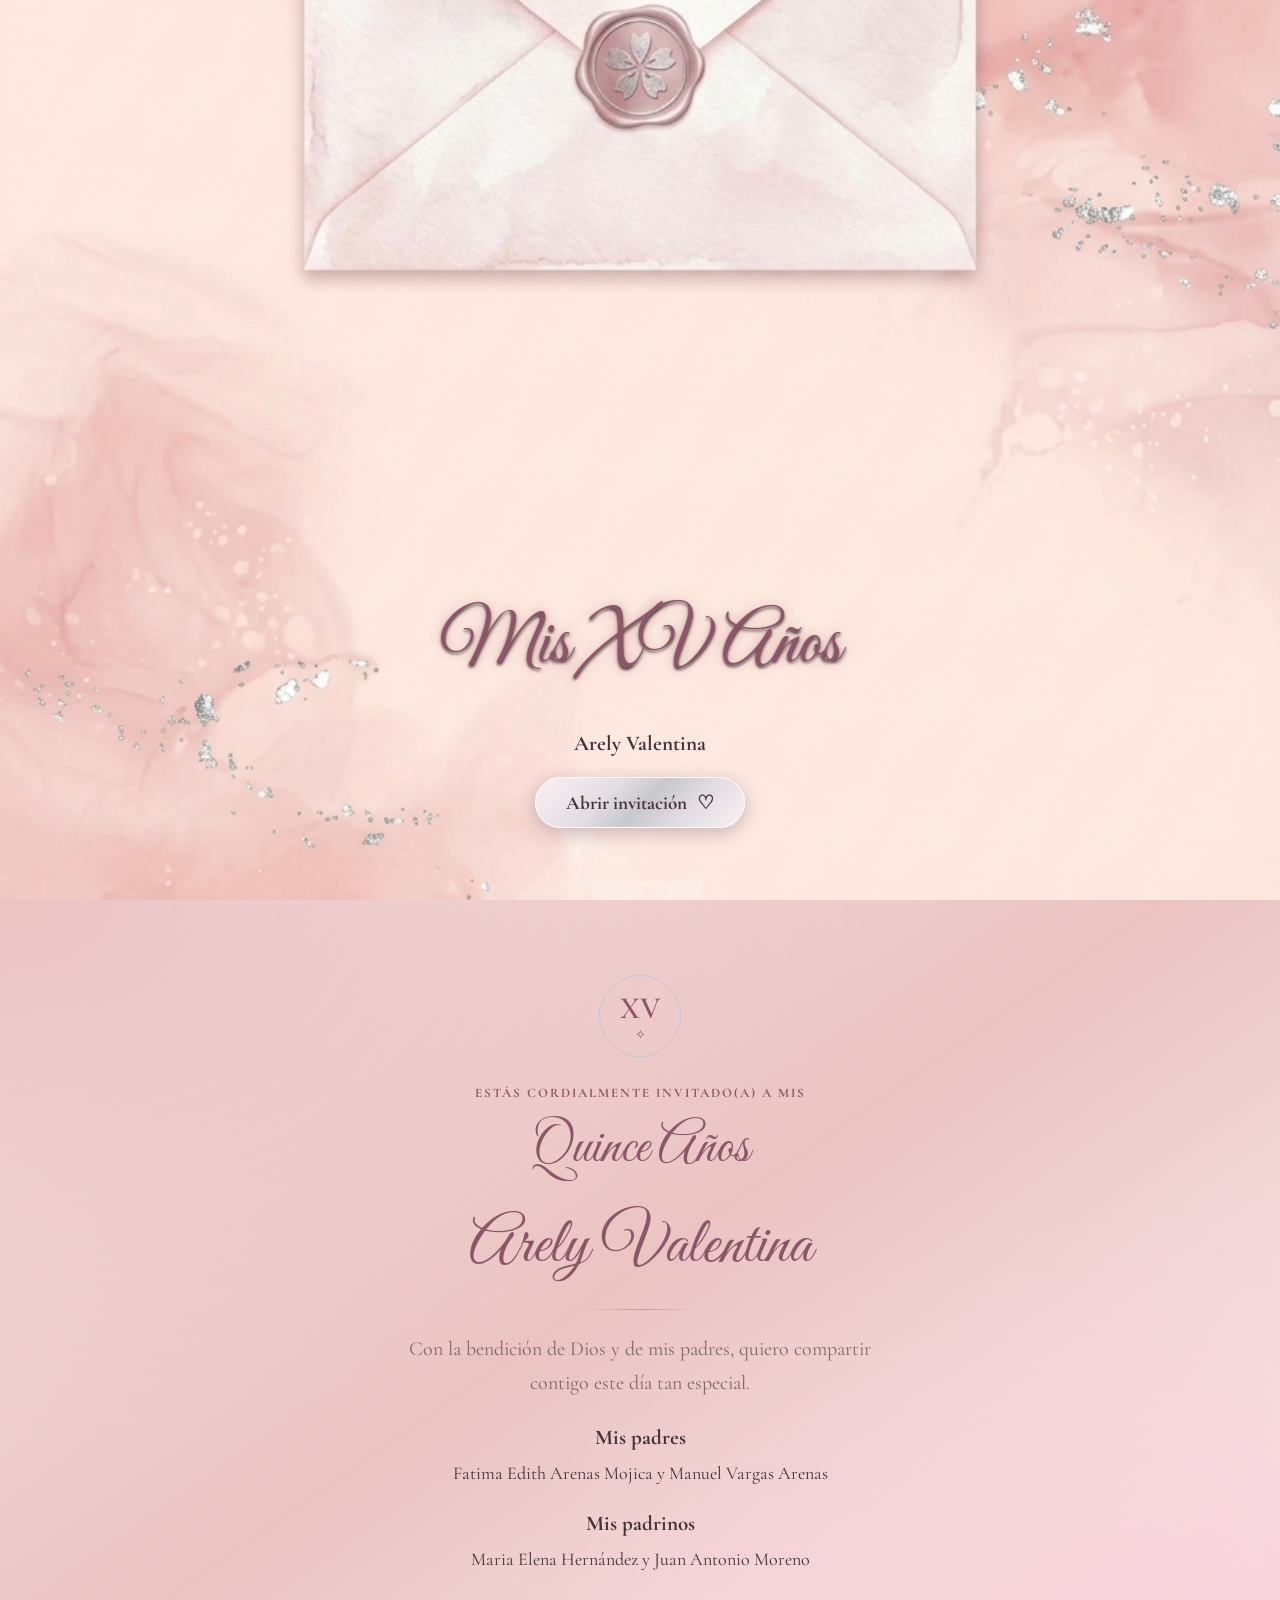
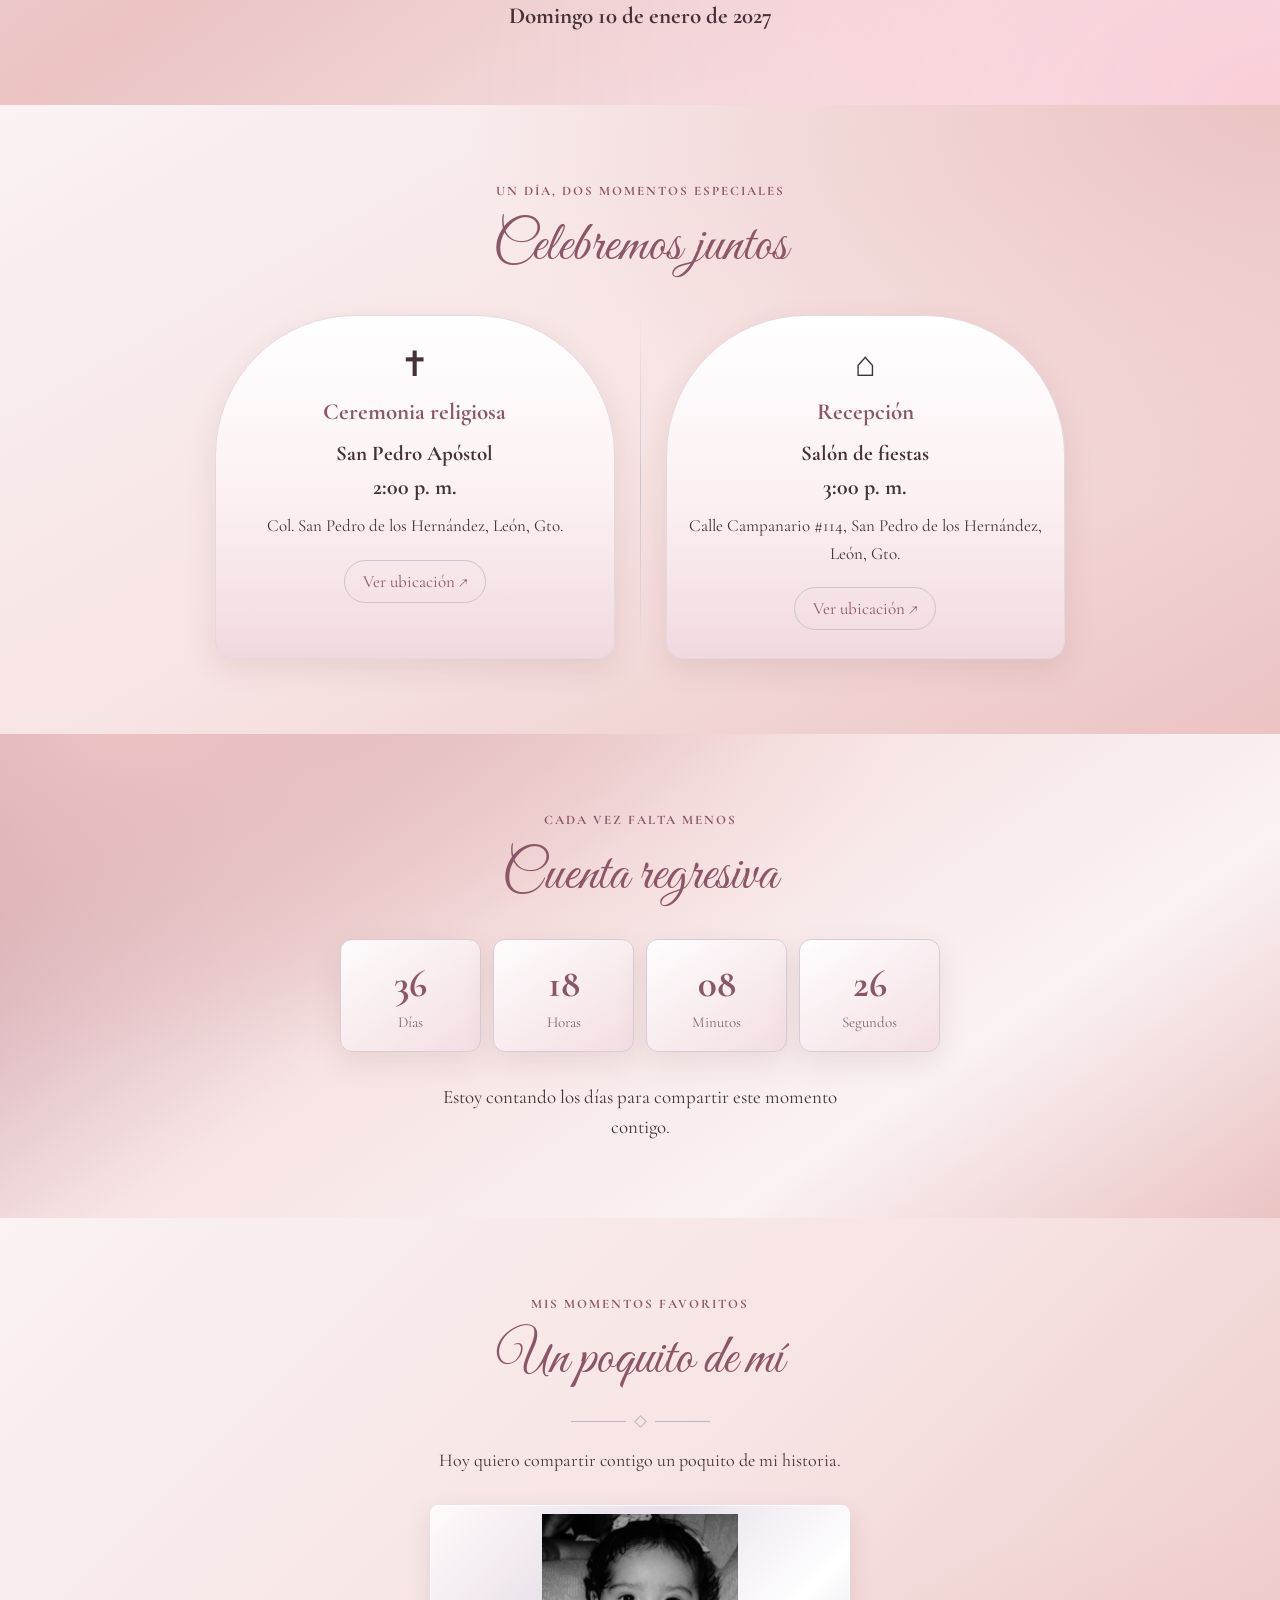
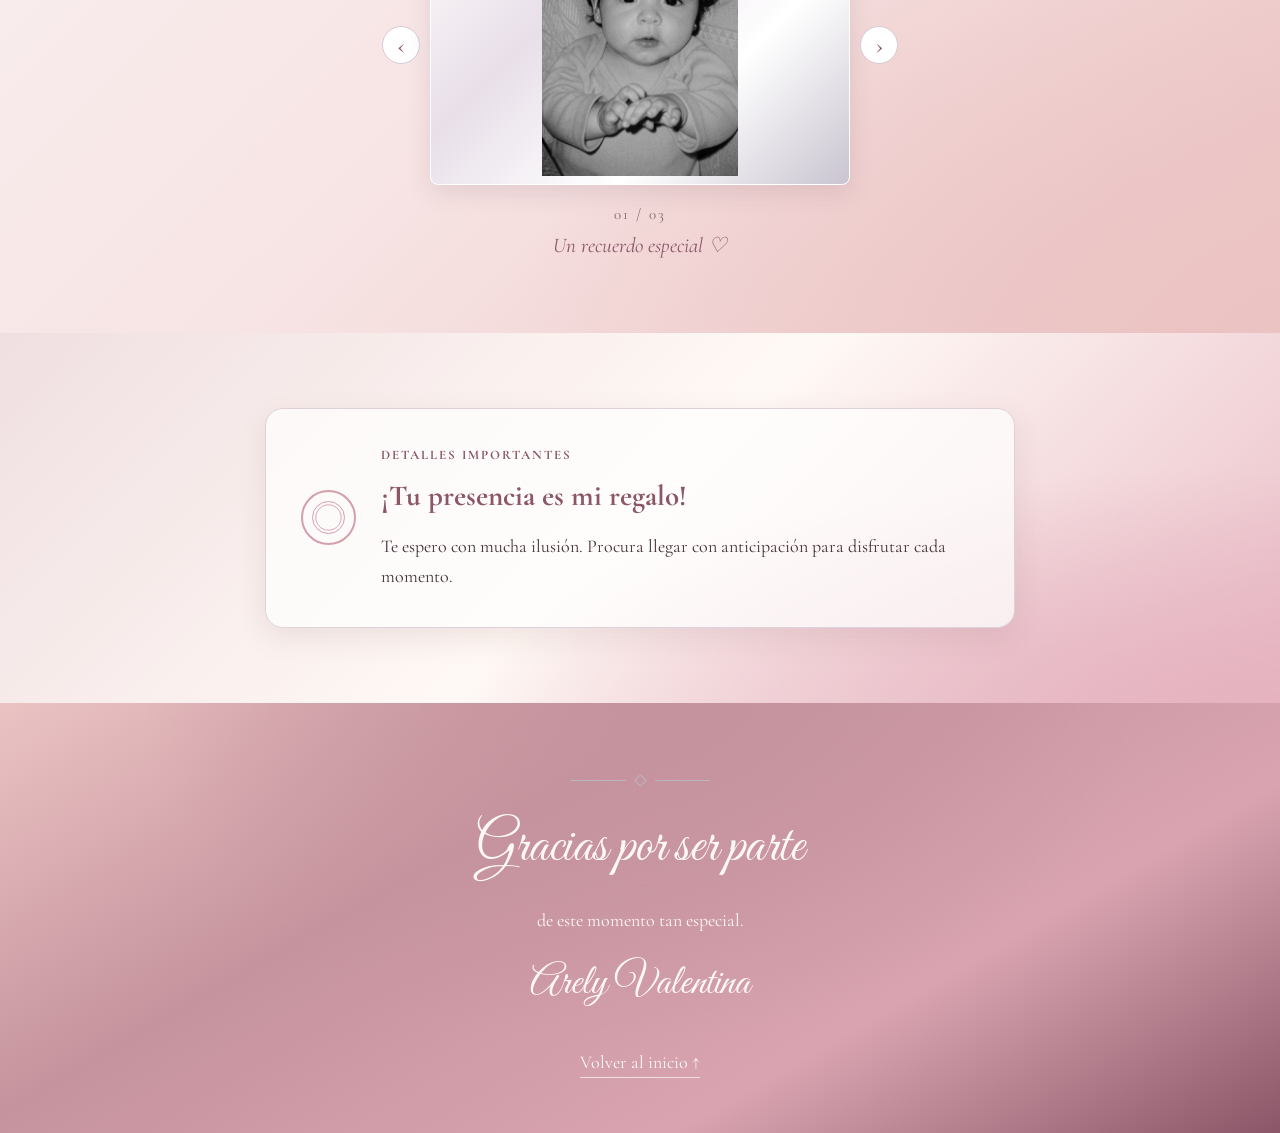
<file: index.html>
<!DOCTYPE html>
<html lang="es">
<head>
  <meta charset="UTF-8">
  <meta name="viewport" content="width=device-width, initial-scale=1">
  <meta name="theme-color" content="#F8E5E3">
  <meta name="description" content="Una invitación especial para celebrar los XV años de Arely Valentina.">

  <title>Mis XV Años | Arely Valentina</title>

  <link rel="preconnect" href="https://fonts.googleapis.com">
  <link rel="preconnect" href="https://fonts.gstatic.com" crossorigin>
  <link href="https://fonts.googleapis.com/css2?family=Cormorant+Garamond:wght@400;500;600;700&family=Great+Vibes&display=swap" rel="stylesheet">

  <link rel="stylesheet" href="styles.css">
</head>

<body>
<main>

  <!-- PORTADA -->
  <section class="hero" id="inicio">

    <div class="contenido-portada">
      <h5 class="portada-titulo">Mis XV Años</h5>
<h3 class="portada-nombre">Arely Valentina</h3>
      <button
        class="open-invitation"
        id="openInvitation"
        type="button"
      >
        Abrir invitación <span aria-hidden="true">♡</span>
      </button>
    </div>

  </section>

  <!-- INVITACIÓN -->
  <section class="invitation section-pad" id="invitacion">

    <div class="invitation-copy">

      <div class="monogram" aria-hidden="true">
        <span>XV</span>
        <small>✧</small>
      </div>

      <p class="eyebrow">ESTÁS CORDIALMENTE INVITADO(A) A MIS</p>

      <p class="script-heading">Quince Años</p>

      <h2 data-field="nombre">Arely Valentina</h2>

      <div class="silver-line"></div>

      <p class="body-copy">
        Con la bendición de Dios y de mis padres,
        quiero compartir contigo este día tan especial.
      </p>

      <div class="family-line">
        <h3>Mis padres</h3>

        <p data-field="padres">
          Fatima Edith Arenas Mojica y Manuel Vargas Arenas
        </p>

        <h3>Mis padrinos</h3>

        <p data-field="padrinos">
          Maria Elena Hernández y Juan Antonio Moreno
        </p>
      </div>

      <p class="event-date" data-field="fechaLarga">
        Domingo 10 de enero de 2027
      </p>

    </div>
  </section>

  <!-- DETALLES DEL EVENTO -->
  <section class="details section-pad" id="detalles">

    <p class="eyebrow">UN DÍA, DOS MOMENTOS ESPECIALES</p>
    <p class="script-heading">Celebremos juntos</p>

    <div class="detail-grid">

      <article class="detail-card">
        <span class="detail-icon" aria-hidden="true">✝</span>

        <h3>Ceremonia religiosa</h3>

        <p class="place-name" data-field="iglesia">
          San Pedro Apóstol
        </p>

        <p class="detail-time" data-field="horaIglesia">
          2:00 p. m.
        </p>

        <p class="address" data-field="direccionIglesia">
          Col. San Pedro de los Hernández, León, Gto.
        </p>

        <a
          class="map-button"
          data-map="iglesia"
          href="https://maps.google.com/"
          target="_blank"
          rel="noopener noreferrer"
        >
          Ver ubicación ↗
        </a>
      </article>

      <div class="vertical-divider" aria-hidden="true"></div>

      <article class="detail-card">
        <span class="detail-icon" aria-hidden="true">⌂</span>

        <h3>Recepción</h3>

        <p class="place-name" data-field="salon">
          Salón de fiestas Dios
        </p>

        <p class="detail-time" data-field="horaSalon">
          3:00 p. m.
        </p>

        <p class="address" data-field="direccionSalon">
          Calle Campanario #114, San Pedro de los Hernández, León, Gto.
        </p>

        <a
          class="map-button"
          data-map="salon"
          href="https://maps.google.com/"
          target="_blank"
          rel="noopener noreferrer"
        >
          Ver ubicación ↗
        </a>
      </article>

    </div>
  </section>

  <!-- CUENTA REGRESIVA -->
  <section class="countdown-section section-pad" id="cuenta">

    <p class="eyebrow">CADA VEZ FALTA MENOS</p>
    <p class="script-heading">Cuenta regresiva</p>

    <div class="countdown" aria-label="Cuenta regresiva">

      <div>
        <strong id="days">00</strong>
        <span>Días</span>
      </div>

      <div>
        <strong id="hours">00</strong>
        <span>Horas</span>
      </div>

      <div>
        <strong id="minutes">00</strong>
        <span>Minutos</span>
      </div>

      <div>
        <strong id="seconds">00</strong>
        <span>Segundos</span>
      </div>

    </div>

    <p class="countdown-message" id="countdownMessage">
      Estoy contando los días para compartir este momento contigo.
    </p>
  </section>

  <!-- GALERÍA -->
  <section class="gallery-section section-pad" id="galeria">

    <p class="eyebrow">MIS MOMENTOS FAVORITOS</p>
    <h2 class="script-heading">Un poquito de mí</h2>

    <div class="gallery-ornament" aria-hidden="true">
      <span></span>
      <i></i>
      <span></span>
    </div>

    <p class="gallery-description">
      Hoy quiero compartir contigo un poquito de mi historia.
    </p>

    <div class="gallery-carousel">

      <button
        class="gallery-arrow"
        id="gallery-prev"
        type="button"
        aria-label="Foto anterior"
      >‹</button>

      <div class="gallery-frame horizontal-photo" id="gallery-frame">
        <img
          id="gallery-photo"
          src="assets/foto1.jpg"
          alt="Fotografía de Arely"
        >
      </div>

      <button
        class="gallery-arrow"
        id="gallery-next"
        type="button"
        aria-label="Foto siguiente"
      >›</button>

    </div>

    <p class="gallery-counter" id="gallery-counter">01 / 03</p>

    <p class="gallery-caption" id="gallery-caption">
      Un recuerdo especial ♡
    </p>

  </section>

  <!-- MENSAJE FINAL -->
  <section class="dress-code section-pad" id="importante">

    <div class="dress-card">
      <div class="dress-flower" aria-hidden="true"></div>

      <div>
        <p class="eyebrow">DETALLES IMPORTANTES</p>

        <h2>¡Tu presencia es mi regalo!</h2>

        <p>
          Te espero con mucha ilusión. Procura llegar con anticipación
          para disfrutar cada momento.
        </p>
      </div>
    </div>
  </section>

  <!-- CIERRE -->
  <footer class="closing">

    <div class="ornament" aria-hidden="true">
      <span></span>
      <i></i>
      <span></span>
    </div>

    <p class="script-heading">Gracias por ser parte</p>
    <p>de este momento tan especial.</p>

    <p class="footer-name" data-field="nombre">
      Arely Valentina
    </p>

<a href="#inicio" class="back-top">Volver al inicio ↑</a>
  </footer>

</main>

<!-- MÚSICA: SIN BOTÓN -->
<audio id="invitationAudio" preload="auto" loop>
  <source src="assets/Taylor Swift - Daylight (Music Video) Bridge Only.mp3" type="audio/mpeg">
</audio>

<script src="datos.js"></script>
<script src="script.js"></script>



</body>
</html>
</file>
<file: styles.css>
/* ==============================
   CONFIGURACIÓN GENERAL
============================== */

:root {
  --color-titulo: #8B5768;       /* Malva del título */
  --color-sello: #C5939D;        /* Rosa palo */
  --color-fondo-base: #F7E3E3;   /* Rosa rubor claro */
  --color-fondo-acento: #EBC3C3; /* Rosa pastel acuarela */
  --color-sobre: #FAF2F3;        /* Blanco perlado */
  --color-boton: #E2DCE3;        /* Lila grisáceo */
  --color-texto: #433237;        /* Café oscuro */
  --color-plata: #C8C8CC;        /* Plata */

  --pink: var(--color-sello);
  --pink-deep: var(--color-titulo);
  --pink-soft: var(--color-fondo-acento);
  --cream: #F8E5E3;
  --cream-deep: var(--color-sobre);
  --ink: var(--color-texto);
  --muted: #80686B;
  --silver: var(--color-plata);
  --silver-light: var(--color-boton);
  --white: #FFFFFF;
  --shadow: 0 10px 30px #6d41401c;
}


* {
  box-sizing: border-box;
}

html {
  scroll-behavior: smooth;
}

body {
  margin: 0;
color: var(--ink);
background: var(--cream);
  font-family: "Cormorant Garamond", serif;
  font-size: 18px;
}

button,
a {
  -webkit-tap-highlight-color: transparent;
}

button {
  font-family: inherit;
}

img {
  max-width: 100%;
}

.section-pad {
  padding: 75px 22px;
}

.eyebrow {
  margin: 0 0 12px;
  color: var(--pink-deep);
  font-family: "Cormorant Garamond", serif;
  font-size: 13px;
  font-weight: 700;
  letter-spacing: 2px;
  line-height: 1.7;
}

.script-heading {
  margin: 0 0 24px;
  color: var(--pink-deep);
  font-family: "Great Vibes", cursive;
  font-size: clamp(38px, 8vw, 55px);
  font-weight: 400;
  line-height: 1.2;
}

h2,
h3,
p {
  overflow-wrap: anywhere;
}

/* ==============================
   PORTADA
============================== */

.hero {
  position: relative;
  width: 100%;
  min-height: 100vh;
  min-height: 100svh;
  overflow: hidden;

  display: flex;
  align-items: stretch;
  justify-content: center;

  padding: 0;

background-color: var(--color-fondo-base);  background-image:
    url("assets/Gemini_Generated_Image_9i8h809i8h809i8h.jpg");
  background-size: cover;
  background-position: center;
  background-repeat: no-repeat;
}

/* Título y botón en la parte inferior de la imagen */

.contenido-portada {
  position: absolute;
  z-index: 2;

  left: 0;
  right: 0;
  bottom: 8%;

  width: 100%;
  padding: 0 16px;

  display: flex;
  flex-direction: column;
  align-items: center;
  text-align: center;
}
.portada-titulo {
  margin: 0 0 10px;
  color: var(--color-titulo);
  font-family: "Great Vibes", cursive;
  font-size: clamp(44px, 12vw, 72px);
  font-weight: 400;
  line-height: 1.1;

  position: relative;
  top: -15px;

  text-shadow:
    0 2px 3px #48333b,
    0 0 12px #a2435870;
}
.open-invitation {
  display: inline-flex;
  align-items: center;
  justify-content: center;
  gap: 10px;

  min-width: 210px;
  padding: 13px 27px;

  border: 1px solid #ffffff;
  border-radius: 35px;

  background: linear-gradient(
  135deg,
  #FAF2F3 0%,
  #E2DCE3 35%,
  #C8C8CC 52%,
  #E2DCE3 72%,
  #FAF2F3 100%
);
.portada-nombre {
  font-size: clamp(38px, 10vw, 60px);
  margin: 0 0 20px;
  line-height: 1.1;
}

color: var(--color-texto);
  font-size: 19px;
  font-weight: 700;

  box-shadow: 0 5px 18px #4c263b45;
  cursor: pointer;

  transition: transform 0.25s ease;
}

.open-invitation:hover {
  transform: translateY(-2px);
}

.hero.portada-oculta {
  display: none;
}

/* ==============================
   INVITACIÓN PERSONAL
============================== */
/* ==============================
   INVITACIÓN PERSONAL
============================== */

.invitation {
  position: relative;
  overflow: hidden;
  text-align: center;

  background:
  radial-gradient(
    ellipse at 0% 0%,
    #EBC3C3 0%,
    transparent 48%
  ),
  radial-gradient(
    ellipse at 100% 100%,
    #f9cdd7 0%,
    transparent 45%
  ),
  linear-gradient(
    145deg,
    #F7E3E3 0%,
    #EBC3C3 48%,
    #FAF2F3 100%
  );
}

.invitation-copy {
  position: relative;
  z-index: 1;
  width: 100%;
  max-width: 650px;
  margin: 0 auto;
}

.monogram {
  width: 82px;
  height: 82px;
  margin: 0 auto 25px;

  display: flex;
  flex-direction: column;
  align-items: center;
  justify-content: center;

  border: 1px solid #c9c4d0;
  border-radius: 50%;

  color: var(--pink-deep);
}

.monogram span {
  font-size: 31px;
  font-weight: 600;
}

.monogram small {
  font-size: 13px;
}

.invitation h2 {
  margin: 10px 0 18px;
  color: var(--pink-deep);
  font-family: "Great Vibes", cursive;
  font-size: clamp(42px, 9vw, 65px);
  font-weight: 400;
}

.silver-line {
  width: 110px;
  height: 1px;
  margin: 22px auto;

  background: linear-gradient(
    to right,
    transparent,
    #aaa3b5,
    transparent
  );
}

.body-copy {
  max-width: 490px;
  margin: 0 auto 25px;
  color: var(--muted);
  font-size: 20px;
  line-height: 1.7;
}

.family-line {
  margin: 25px auto;
}

.family-line h3 {
  margin: 22px 0 8px;
  color:#433237;
  font-size: 21px;
  font-weight: 700;
}

.family-line p {
  margin: 0 auto;
  line-height: 1.7;
}

.event-date {
  margin: 28px 0 0;
  color:#433237;
  font-size: 23px;
  font-weight: 700;
}

/* ==============================
   DETALLES DEL EVENTO
============================== */

.details {
  text-align: center;

background:
  radial-gradient(
    ellipse at 100% 0%,
    #EBC3C3 0%,
    transparent 45%
  ),
  linear-gradient(
    150deg,
    #FAF2F3 0%,
    #F7E3E3 52%,
    #EBC3C3 100%
  );
}

.detail-grid {
  width: 100%;
  max-width: 850px;
  margin: 35px auto 0;

  display: grid;
  grid-template-columns: 1fr auto 1fr;
  align-items: stretch;
  gap: 25px;
}

.detail-card {
  padding: 28px 18px;

  border: 1px solid #e4d8df;
  border-radius: 140px 140px 18px 18px;

  background: linear-gradient(
    180deg,
    #ffffff 0%,
    #fbf0f2 55%,
    #f1d9df 100%
  );

  box-shadow: var(--shadow);
}

.detail-icon {
  display: block;
  margin-bottom: 12px;
  color:#433237;
  font-size: 35px;
}

.detail-card h3 {
  margin: 10px 0;
  color: var(--pink-deep);
  font-size: 23px;
}

.place-name {
  margin: 15px 0 8px;
  font-size: 21px;
  font-weight: 700;
}

.detail-time {
  margin: 8px 0;
  color:#433237;
  font-size: 22px;
  font-weight: 700;
}

.address {
  margin: 12px 0 20px;
  color:#433237;
  font-size: 17px;
  line-height: 1.6;
}

.vertical-divider {
  width: 1px;

  background: linear-gradient(
    to bottom,
    transparent,
    #c9c4d0,
    transparent
  );
}

.map-button {
  display: inline-block;
  padding: 10px 18px;

  border: 1px solid #c9c4d0;
  border-radius: 25px;

  color: var(--pink-deep);
  font-size: 17px;
  text-decoration: none;

  transition: background 0.2s ease;
}

.map-button:hover {
  background: var(--silver-light);
}

/* ==============================
   CUENTA REGRESIVA
============================== */

.countdown-section {
  text-align: center;

  background:
  radial-gradient(
    ellipse at 10% 0%,
    #EBC3C3 0%,
    transparent 48%
  ),
  linear-gradient(
    145deg,
    #C5939D 0%,
    #F7E3E3 40%,
    #FAF2F3 72%,
    #EBC3C3 100%
  );
}

.countdown {
  display: grid;
  grid-template-columns: repeat(4, minmax(0, 1fr));
  gap: 12px;

  width: 100%;
  max-width: 600px;
  margin: 30px auto;
}

.countdown > div {
  padding: 20px 6px;

  border: 1px solid #d7cbd7;
  border-radius: 12px;

  background: linear-gradient(
    145deg,
    #ffffffed,
    #f2dce2e8
  );

  box-shadow: var(--shadow);
}

.countdown strong {
  display: block;
  color: var(--pink-deep);
  font-size: clamp(25px, 6vw, 39px);
  font-weight: 700;
}

.countdown span {
  display: block;
  margin-top: 6px;
  color: var(--muted);
  font-size: 15px;
}

.countdown-message {
  max-width: 450px;
  margin: 25px auto 0;
  color:#433237;
  font-size: 19px;
  line-height: 1.6;
}

/* ==============================
   GALERÍA
============================== */

.gallery-section {
  text-align: center;

  background:
  radial-gradient(
    ellipse at 100% 100%,
    #EBC3C3 0%,
    transparent 42%
  ),
  linear-gradient(
    135deg,
    #FAF2F3 0%,
    #F7E3E3 50%,
    #EBC3C3 100%
  );
}

.gallery-ornament,
.ornament {
  display: flex;
  align-items: center;
  justify-content: center;
  gap: 10px;
  margin: 18px auto;
}

.gallery-ornament span,
.ornament span {
  width: 55px;
  height: 1px;
  background: #bcb4c3;
}

.gallery-ornament i,
.ornament i {
  width: 9px;
  height: 9px;
  border: 1px solid #bcb4c3;
  transform: rotate(45deg);
}

.gallery-description {
  margin: 20px auto 30px;
  color:#433237;
  line-height: 1.6;
}

.gallery-carousel {
  display: flex;
  align-items: center;
  justify-content: center;
  gap: 10px;

  width: 100%;
  max-width: 600px;
  margin: 0 auto;
}

.gallery-frame {
  display: flex;
  align-items: center;
  justify-content: center;

  width: min(75vw, 390px);
  height: 330px;
  padding: 8px;

  overflow: hidden;

  border: 1px solid #fff;
  border-radius: 8px;

  background: linear-gradient(
    135deg,
    #fffafa,
    #e8dfe9,
    #fff,
    #c9c4d0
  );

  box-shadow: 0 8px 24px #694c5a24;

  transition: width 0.25s ease, height 0.25s ease;
}

/* Dos fotografías horizontales */

.gallery-frame.horizontal-photo {
  width: min(76vw, 420px);
  height: 280px;
}

/* Una fotografía vertical */

.gallery-frame.vertical-photo {
  width: min(64vw, 280px);
  height: 390px;
}

.gallery-frame img {
  display: block;
  width: 100%;
  height: 100%;
  object-fit: contain;
  object-position: center;
  border-radius: 3px;
}

.gallery-arrow {
  flex-shrink: 0;

  width: 38px;
  height: 38px;

  border: 1px solid #d7cbd7;
  border-radius: 50%;

  background: #fff;
  color: var(--pink-deep);
  font-size: 28px;
  line-height: 1;

  cursor: pointer;
}

.gallery-counter {
  margin: 20px 0 5px;
  color: var(--muted);
  font-size: 15px;
  letter-spacing: 2px;
}

.gallery-caption {
  margin: 10px 0 0;
  color:#8B5768;
  font-size: 21px;
  font-style: italic;
}

/* ==============================
   MENSAJE FINAL
============================== */

.dress-code {
  background:
    radial-gradient(
      ellipse at 100% 100%,
      #e5b2bf 0%,
      transparent 45%
    ),
    linear-gradient(
      135deg,
      #f0dfe1 0%,
      #fff9f5 50%,
      #e9bdc7 100%
    );
}

.dress-card {
  position: relative;

  display: flex;
  align-items: center;
  gap: 25px;

  width: 100%;
  max-width: 750px;
  margin: 0 auto;
  padding: 35px;

  border: 1px solid #dfd1dc;
  border-radius: 18px;

  background: #ffffffb8;
  box-shadow: var(--shadow);
}

.dress-card h2 {
  margin: 0 0 15px;
  color: var(--pink-deep);
  font-size: 29px;
}

.dress-card p:last-child {
  margin-bottom: 0;
  line-height: 1.7;
}

.dress-flower {
  position: relative;
  flex: 0 0 55px;
  width: 55px;
  height: 55px;
  border: 2px solid #d2a0aa;
  border-radius: 50%;
}

.dress-flower::before,
.dress-flower::after {
  content: "";
  position: absolute;
  inset: 9px;
  border: 1px solid #d2a0aa;
  border-radius: 50%;
}

.dress-flower::after {
  transform: rotate(60deg) scale(0.8);
}

/* ==============================
   PIE DE PÁGINA
============================== */

.closing {
  padding: 55px 20px;
  text-align: center;
  color: #fff8f7;

  background:
  radial-gradient(
    ellipse at 50% 0%,
    #C5939D 0%,
    transparent 55%
  ),
  linear-gradient(
    150deg,
    #EBC3C3 0%,
    #C5939D 35%,
    #D9A4B0 70%,
    #8B5768 100%
  );
}

.closing .script-heading {
  margin: 22px 0 8px;
  color: #fff8f7;
}

.closing > p {
  line-height: 1.5;
}

.footer-name {
  margin: 18px 0;
  color: #fff8f7;
  font-family: "Great Vibes", cursive;
  font-size: 42px;
}

.back-top {
  display: inline-block;
  margin-top: 18px;
  padding-bottom: 4px;

  color: #fff8f7;
  text-decoration: none;
  border-bottom: 1px solid #ffffffa6;
}

/* ==============================
   PANTALLAS PEQUEÑAS
============================== */

@media (max-width: 600px) {
  .section-pad {
    padding: 58px 18px;
  }

  .detail-grid {
    grid-template-columns: 1fr;
    gap: 22px;
  }

  .detail-card {
    width: 100%;
    max-width: 390px;
    margin: 0 auto;
    border-radius: 100px 100px 18px 18px;
  }

  .vertical-divider {
    display: none;
  }

  .countdown {
    gap: 7px;
  }

  .countdown > div {
    padding: 15px 3px;
  }

  .countdown span {
    font-size: 13px;
  }

  .gallery-carousel {
    gap: 5px;
  }

  .gallery-arrow {
    width: 32px;
    height: 32px;
    font-size: 24px;
  }

  .gallery-frame.horizontal-photo {
    width: calc(100vw - 100px);
    height: 235px;
  }

  .gallery-frame.vertical-photo {
    width: calc(100vw - 125px);
    height: 340px;
  }

  .dress-card {
    padding: 25px 20px;
    gap: 15px;
  }

  .dress-flower {
    flex-basis: 38px;
    width: 38px;
    height: 38px;
  }

  .dress-card h2 {
    font-size: 25px;
  }
}

@media (max-width: 380px) {
  .contenido-portada {
    bottom: 7%;
  }

  .portada-titulo {
    font-size: 40px;
  }

  .portada-nombre {
    font-size: 43px;
  }

  .open-invitation {
    min-width: 190px;
    padding: 12px 20px;
  }

  .gallery-frame.horizontal-photo {
    height: 205px;
  }

  .gallery-frame.vertical-photo {
    height: 300px;
  }
}

/* ==============================
   ACCESIBILIDAD
============================== */

.open-invitation:focus-visible,
.map-button:focus-visible,
.gallery-arrow:focus-visible,
.back-top:focus-visible {
  outline: 3px solid #b6a5b8;
  outline-offset: 4px;
}

/* La música se inicia al abrir la invitación,
   sin mostrar un botón independiente */
.music-toggle {
  display: none !important;
}
</file>
